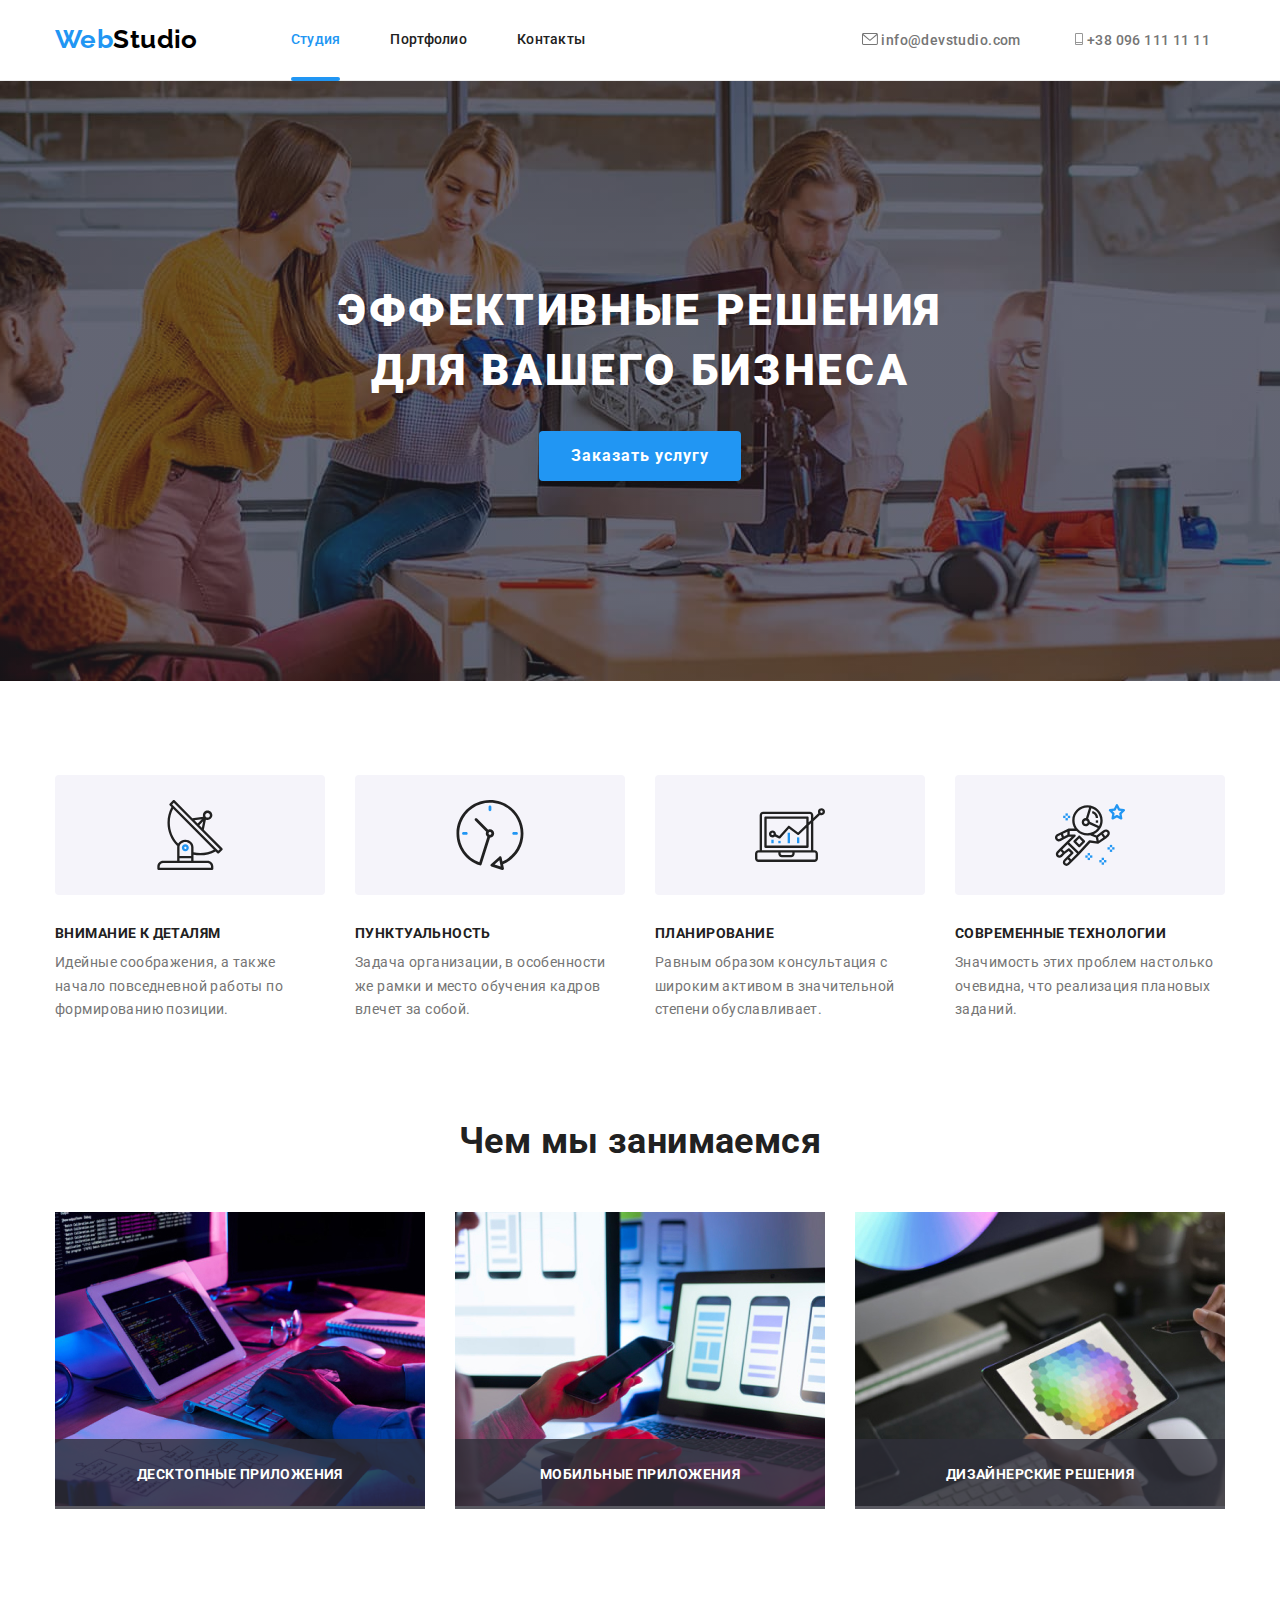
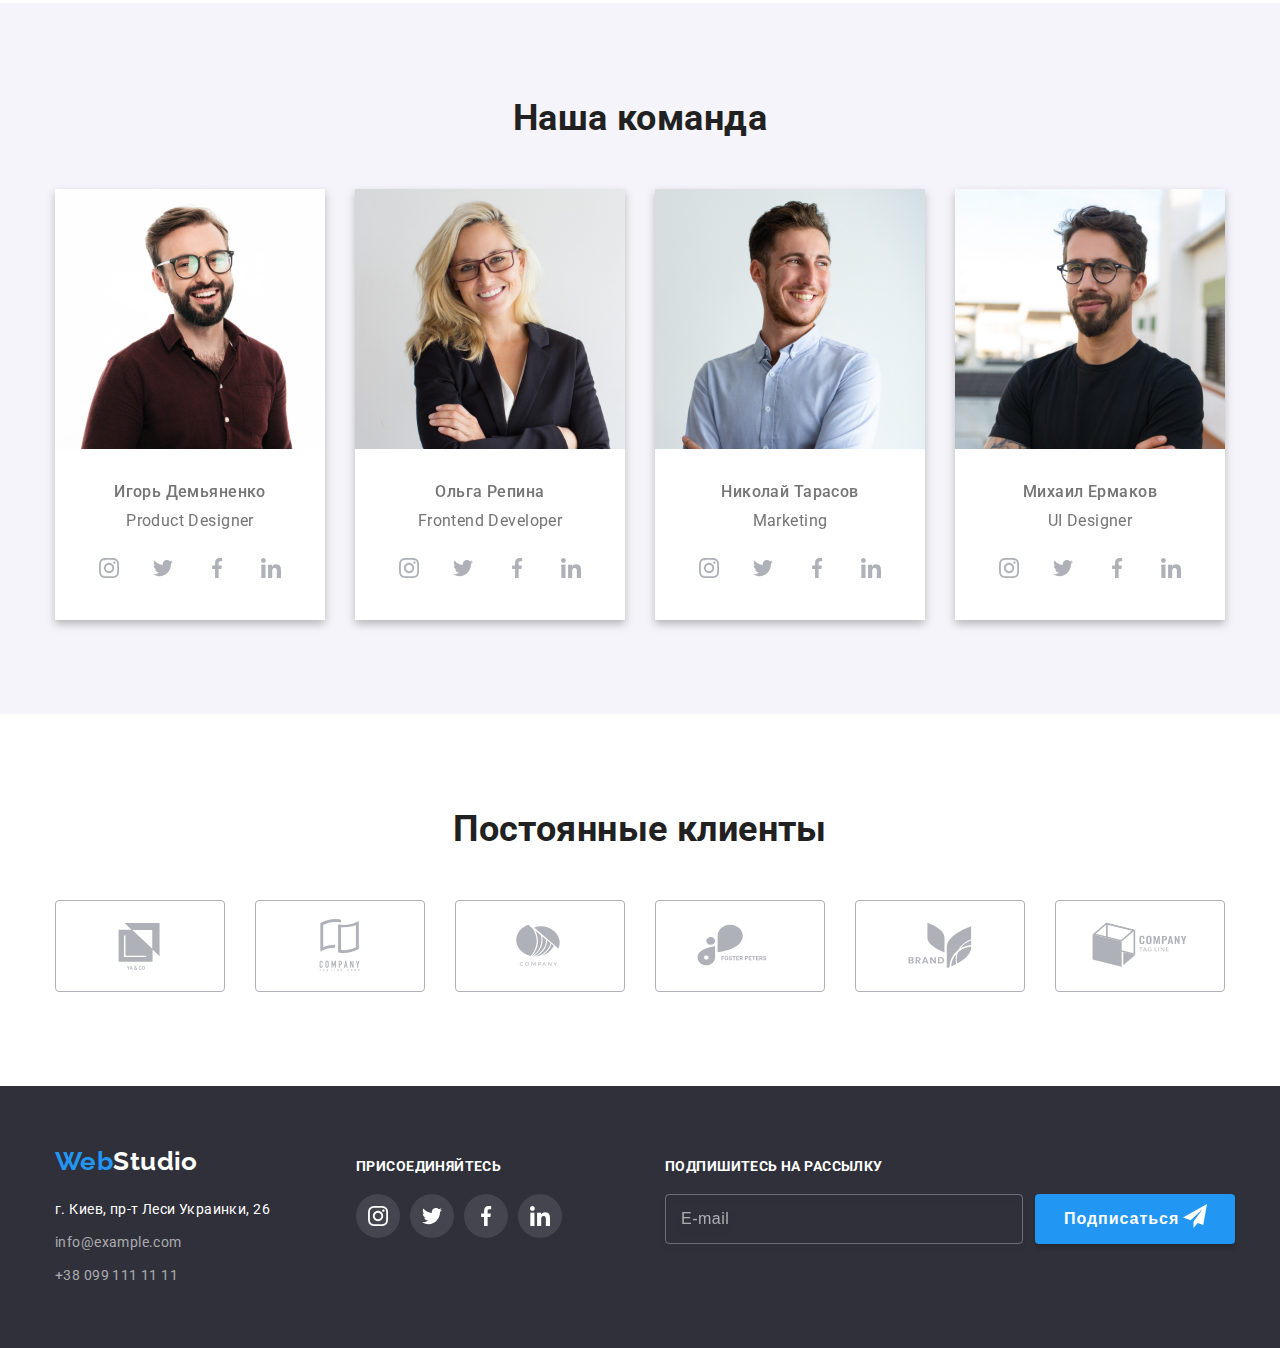
<file: index.html>
<!DOCTYPE html>
<html lang="ru">
<head>
    <meta charset="UTF-8">
    <meta http-equiv="X-UA-Compatible" content="IE=edge">
    <meta name="viewport" content="width=device-width, initial-scale=1.0">
    <link rel="preconnect" href="https://fonts.googleapis.com">
    <link rel="preconnect" href="https://fonts.gstatic.com" crossorigin>
    <link href="https://fonts.googleapis.com/css2?family=Montserrat:wght@400;700&family=Raleway:wght@700&family=Roboto:wght@400;500;700;900&display=swap" rel="stylesheet">
    <title>Студия</title>
    <link rel="stylesheet" href="https://cdnjs.cloudflare.com/ajax/libs/modern-normalize/1.1.0/modern-normalize.min.css" integrity="sha512-wpPYUAdjBVSE4KJnH1VR1HeZfpl1ub8YT/NKx4PuQ5NmX2tKuGu6U/JRp5y+Y8XG2tV+wKQpNHVUX03MfMFn9Q==" crossorigin="anonymous" referrerpolicy="no-referrer" />
    <link href="./CSS/main.min.css" rel="stylesheet" type="text/css">
    
</head>
<body>

    <header class="header"> 
        <div class="container">
            <nav class="header-nav"> 
                <a class="header-logo link" href="./index.html">
                    <span class="logo-span">Web</span>Studio  
                </a>

                <ul class="header-list list">
                    <li class="header-it current"><a href="./index.html" class="header-item curent link" >Студия</a> </li>
                    <li class="header-it"><a href="portfolio.html" class="header-item link">Портфолио</a> </li>
                    <li class="header-it"><a href="#contacts" class="header-item link">Контакты</a> </li>
                </ul>
            </nav>

                <ul class="header-link list"> 
                    <li>
                       
                        <a href="mailto:info@devstudio.com" class="link mail">  
                            <svg class="icon" width="16" height="12">
                            <use class="icon-hager" href="./img/symbol-defs.svg#icon-mail"></use>
                            </svg> info@devstudio.com
                        </a>
                    </li>

                    <li><a href="tel:+380961111111" class="link tel"> 
                        <svg class="icon" width="16" height="12">
                        <use class="icon-hager" href="./img/symbol-defs.svg#icon-tel"></use>
                        </svg>+38 096 111 11 11
                        </a>
                    </li>
                </ul>
        </div>
    </header>
    <main>
        <section class="hero">
                <div class="container">
                
                    <h1 class="hero-h1">Эффективные решения<br> для вашего бизнеса</h1>

                    <button data-modal-open type="button" class="hero-btn"> 
                        Заказать услугу
                    </button>
                    <div class="backdrop is-hidden" data-modal>
                        <div class="modal"> 
                           
                          <baton data-modal-close class="btn-close"> 
                                <a href="">
                                    <svg class="icon-close" width="18" height="18"> 
                                        <use href="./img/symbol-defs.svg#icon-close-black-18dp-2-1-1"></use>
                                    </svg>
                                </a>
                          </baton>  

                          <p class="modal-title">Оставьте свои данные, мы вам перезвоним</p>

                          <form>
                            <div class="form-item">
                                <label for="user-name" class="modal-text">Имя</label>
                                <div class="input-icon"><input type="text" name="user-name" class="modal-input" required id="user-name"/>
                                <svg class="modal-icon" width="18" height="18"><use href="./img/symbol-defs.svg#icon-person"></use></svg></div>
                            </div>
                            <div class="form-item">
                                
                                <label for="tel" class="modal-text">Телефон</label>
                                <div class="input-icon"><input type="tel" name="tel" class="modal-input" required id="tel"/>
                                <svg class="modal-icon" width="18" height="18"><use href="./img/symbol-defs.svg#icon-phone"></use></svg></div>
                            </div>
                            <div class="form-item">
                                <label for="mail" class="modal-text">Почта</label>
                                <div class="input-icon"><input type="email" name="mail" class="modal-input" required id="mail"/>
                                <svg class="modal-icon" width="18" height="18"><use href="./img/symbol-defs.svg#icon-email"></use></svg></div>
                            </div>
                            <div class="form-coment">
                                <label for="coment" class="modal-text">Комментарий</label>
                                <textarea name="coment" placeholder="Введите текст" id="coment" class="modal-coment"></textarea>
                            </div>
                            
                            <div class="galka-form">
                                <input type="checkbox" id="galka" name="galka" value="true" class="check visually-hidden"/>
                                <label for="galka" class="galka-text">Соглашаюсь с рассылкой и принимаю <a href="" class="link-dogovor"> Условия договора</a></label>
                               
                            </div>

                            <button type="submit" class="submit">Отправить</button>
                        </form>
                        </div>
                    </div>
                </div>
        </section>

    
        <section class="benefits-section"> 
            <div class="container">   
                <h2 class="visually-hidden">Наши преимущества</h2>
                <ul class="benefiits-list list">
                    <li class="benefits-item"> 
                        <div class="icon-grey">
                            <svg class="benefits-icon">
                            <use href="./img/symbol-defs.svg#icon-antenna" width="70" height="70"></use>
                            </svg>
                        </div>
                        <h3 class="benefits-title">Внимание к деталям</h3> 
                        <p class="benefits-text">Идейные соображения, а также начало повседневной работы по формированию позиции.</p>
                    </li>
                    <li class="benefits-item">
                        <div class="icon-grey">
                            <svg class="benefits-icon">
                            <use href="./img/symbol-defs.svg#icon-clock" width="70" height="70"></use>
                            </svg>
                        </div>
                        <h3 class="benefits-title">Пунктуальность</h3> 
                        <p class="benefits-text">Задача организации, в особенности же рамки и место обучения кадров влечет за собой.</p>
                    </li>
                    <li class="benefits-item"> 
                        <div class="icon-grey">
                            <svg class="benefits-icon">
                            <use href="./img/symbol-defs.svg#icon-diagram" width="70" height="70"></use>
                            </svg>
                        </div>
                        <h3 class="benefits-title">Планирование</h3>
                        <p class="benefits-text">Равным образом консультация с широким активом в значительной степени обуславливает.</p>
                    </li>
                    <li class="benefits-item">
                        <div class="icon-grey">
                            <svg class="benefits-icon">
                            <use href="./img/symbol-defs.svg#icon-astronaut-cosmo" width="70" height="70"></use>
                            </svg>
                        </div>
                        <h3 class="benefits-title">Современные технологии</h3> 
                        <p class="benefits-text">Значимость этих проблем настолько очевидна, что реализация плановых заданий.</p>
                    </li>
                </ul>
            </div>
        </section>
        <section class="pictures-section">
            <div class="container">
                <h2 class="pictures-title title-down">Чем мы занимаемся</h2>
                <ul class="pictures-list list">
                    <li class="benefits-img-fon">
                        <img src="./img/верстка.jpg" class="pictures" alt="делает верстку на компьютере" width="370" /> 
                        <p class="benefits-img-text">Десктопные приложения</p>
                    </li>
                    <li class="benefits-img-fon">
                        <img src="./img/дизайн.jpg" class="pictures" alt="создает дизайн макета" width="370" />
                        <p class="benefits-img-text">Мобильные приложения</p>
                    </li>
                    <li class="benefits-img-fon">
                        <img src="./img/цвета.jpg" class="pictures" alt="выбирает цвета на палитре планшета" width="370" />
                        <p class="benefits-img-text">Дизайнерские решения</p>
                    </li>
                </ul>
            </div>
         </section>
        <section class="team-section">
            <div class="container">
                <h2 class="team-title-list title-down">Наша команда</h2>
                <ul class="team-list list">
                    <li class="team-item"><img src="./img/ИгорьДемьяненко.jpg" class="pictures-team" alt="Игорь Демьяненко проджект менеджер" width="270" />
                        <h3 class="team-title">Игорь Демьяненко</h3>
                        <p class="team-text">Product Designer</p>
                        <ul class="team-soc-list list">
                            <li class="team-icon-item">
                                <a href="" class="team-icon-link link"> 
                                    <svg class="icon-soc" width="20" height="20"> 
                                        <use href="./img/symbol-defs.svg#icon-instagram"></use>
                                    </svg>
                                </a>
                            </li>
                            <li class="team-icon-item">
                                <a href="" class="team-icon-link">
                                    <svg class="icon-soc" width="20" height="20"> 
                                     <use href="./img/symbol-defs.svg#icon-twitter"></use>
                                    </svg>
                                </a>
                            </li>
                            <li class="team-icon-item">
                                <a href="" class="team-icon-link">
                                    <svg class="icon-soc" width="20" height="20"> 
                                        <use href="./img/symbol-defs.svg#icon-facebook"></use>
                                    </svg>
                                </a>
                            </li>
                            <li class="team-icon-item">
                                <a href="" class="team-icon-link">
                                    <svg class="icon-soc" width="20" height="20"> 
                                        <use href="./img/symbol-defs.svg#icon-linkedin"></use>
                                    </svg>
                                </a>
                            </li>
                        </ul>
                    </li>
                    <li class="team-item"><img src="./img/ОльгаРепина.jpg"  class="pictures-team" alt="Ольга Репина Фронтєнд девелопер" width="270" />
                        <h3 class="team-title">Ольга Репина</h3>
                        <p class="team-text">Frontend Developer</p>
                        <ul class="team-soc-list list">
                            <li class="team-icon-item">
                                <a href="" class="team-icon-link link"> 
                                    <svg class="icon-soc" width="20" height="20"> 
                                        <use href="./img/symbol-defs.svg#icon-instagram"></use>
                                    </svg>
                                </a>
                            </li>
                            <li class="team-icon-item">
                                <a href="" class="team-icon-link">
                                    <svg class="icon-soc" width="20" height="20"> 
                                     <use href="./img/symbol-defs.svg#icon-twitter"></use>
                                    </svg>
                                </a>
                            </li>
                            <li class="team-icon-item">
                                <a href="" class="team-icon-link">
                                    <svg class="icon-soc" width="20" height="20"> 
                                        <use href="./img/symbol-defs.svg#icon-facebook"></use>
                                    </svg>
                                </a>
                            </li>
                            <li class="team-icon-item">
                                <a href="" class="team-icon-link">
                                    <svg class="icon-soc" width="20" height="20"> 
                                        <use href="./img/symbol-defs.svg#icon-linkedin"></use>
                                    </svg>
                                </a>
                            </li>
                        </ul>
                    </li>
                    <li class="team-item"><img src="./img/НиколайТарасов.jpg" class="pictures-team" alt="Николай Тарасов маркетолог" width="270" />
                        <h3 class="team-title">Николай Тарасов</h3>
                        <p class="team-text">Marketing</p>
                        <ul class="team-soc-list list">
                            <li class="team-icon-item">
                                <a href="" class="team-icon-link link"> 
                                    <svg class="icon-soc" width="20" height="20"> 
                                        <use href="./img/symbol-defs.svg#icon-instagram"></use>
                                    </svg>
                                </a>
                            </li>
                            <li class="team-icon-item">
                                <a href="" class="team-icon-link">
                                    <svg class="icon-soc" width="20" height="20"> 
                                     <use href="./img/symbol-defs.svg#icon-twitter"></use>
                                    </svg>
                                </a>
                            </li>
                            <li class="team-icon-item">
                                <a href="" class="team-icon-link">
                                    <svg class="icon-soc" width="20" height="20"> 
                                        <use href="./img/symbol-defs.svg#icon-facebook"></use>
                                    </svg>
                                </a>
                            </li>
                            <li class="team-icon-item">
                                <a href="" class="team-icon-link">
                                    <svg class="icon-soc" width="20" height="20"> 
                                        <use href="./img/symbol-defs.svg#icon-linkedin"></use>
                                    </svg>
                                </a>
                            </li>
                        </ul>
                    </li>
                    <li class="team-item"><img src="./img/Михаил.jpg" class="pictures-team" alt="Михаил Ермаков дизайнер" width="270" />
                        <h3 class="team-title">Михаил Ермаков</h3>
                        <p class="team-text">UI Designer</p>
                        <ul class="team-soc-list list">
                            <li class="team-icon-item">
                                <a href="" class="team-icon-link link"> 
                                    <svg class="icon-soc" width="20" height="20"> 
                                        <use href="./img/symbol-defs.svg#icon-instagram"></use>
                                    </svg>
                                </a>
                            </li>
                            <li class="team-icon-item">
                                <a href="" class="team-icon-link">
                                    <svg class="icon-soc" width="20" height="20"> 
                                     <use href="./img/symbol-defs.svg#icon-twitter"></use>
                                    </svg>
                                </a>
                            </li>
                            <li class="team-icon-item">
                                <a href="" class="team-icon-link">
                                    <svg class="icon-soc" width="20" height="20"> 
                                        <use href="./img/symbol-defs.svg#icon-facebook"></use>
                                    </svg>
                                </a>
                            </li>
                            <li class="team-icon-item">
                                <a href="" class="team-icon-link">
                                    <svg class="icon-soc" width="20" height="20"> 
                                        <use href="./img/symbol-defs.svg#icon-linkedin"></use>
                                    </svg>
                                </a>
                            </li>
                        </ul>
                    </li>
                </ul>
            </div>
        </section>

        <section class="clients">
            <h2 class="clients-title title-down">Постоянные клиенты</h2>
            <ul class="clients-icon-list list">
                <li class="clients-icon-item">
                    <a href="" class="clients-icon-link link">
                        <svg class="icon-clients" width="160" height="60"> 
                            <use href="./img/symbol-defs.svg#icon-Logologo1"></use>
                        </svg>
                    </a>
                </li>
                <li class="clients-icon-item">
                    <a href="" class="clients-icon-link link">
                        <svg class="icon-clients" width="160" height="60"> 
                            <use href="./img/symbol-defs.svg#icon-Logologo2"></use>
                        </svg>
                    </a>
                </li>
                <li class="clients-icon-item">
                    <a href="" class="clients-icon-link link">
                        <svg class="icon-clients" width="160" height="60"> 
                            <use href="./img/symbol-defs.svg#icon-Logologo3"></use>
                        </svg>
                    </a>
                </li>
                <li class="clients-icon-item">
                    <a href="" class="clients-icon-link">
                        <svg class="icon-clients link" width="160" height="60"> 
                            <use href="./img/symbol-defs.svg#icon-Logologo4"></use>
                        </svg>
                    </a>
                </li>
                <li class="clients-icon-item">
                    <a href="" class="clients-icon-link link">
                        <svg class="icon-clients" width="160" height="60"> 
                            <use href="./img/symbol-defs.svg#icon-Logologo5"></use>
                        </svg>
                    </a>
                </li>
                <li class="clients-icon-item">
                    <a href="" class="clients-icon-link link">
                        <svg class="icon-clients" width="160" height="60"> 
                            <use href="./img/symbol-defs.svg#icon-Logologo6"></use>
                        </svg>
                    </a>
                </li>
            </ul>
        </section>

    </main>
    
    <footer class="footer">
        <div class="container">
            <div class="f-contact">
                <a href="/" class="footer-logo link"><span class="logo-span">Web</span>Studio </a>
                <address id="contacts">
                    <ul class="footer-list list">
                        <li class="footer-item"><p class="footer-address">г. Киев, пр-т Леси Украинки, 26</p></li>
                        <li class="footer-item"><a href="mailtoo:info@example.com" class="footer-mail link">info@example.com</a></li>
                        <li><a href="tel:+380991111111" class="fotter-tel link">+38 099 111 11 11</a></li>
                    </ul>
                </address>
            </div>
            <div class="f-icon">
                <h2 class="footer-title">присоединяйтесь</h2>
                <ul class="footer-soc-list list">
                    <li class="footer-icon-item">
                        <a href="" class="footer-icon-link link"> 
                            <svg class="footer-icon-soc" width="20" height="20"> 
                                <use href="./img/symbol-defs.svg#icon-instagram"></use>
                            </svg>
                        </a>
                    </li>
                    <li class="footer-icon-item">
                        <a href="" class="footer-icon-link">
                            <svg class="footer-icon-soc" width="20" height="20"> 
                             <use href="./img/symbol-defs.svg#icon-twitter"></use>
                            </svg>
                        </a>
                    </li>
                    <li class="footer-icon-item">
                        <a href="" class="footer-icon-link">
                            <svg class="footer-icon-soc" width="20" height="20"> 
                                <use href="./img/symbol-defs.svg#icon-facebook"></use>
                            </svg>
                        </a>
                    </li>
                    <li class="footer-icon-item">
                        <a href="" class="footer-icon-link">
                            <svg class="footer-icon-soc" width="20" height="20"> 
                                <use href="./img/symbol-defs.svg#icon-linkedin"></use>
                            </svg>
                        </a>
                    </li>
                </ul>
            
           
            </div>
            <div class="footer-check">
                <h2 class="footer-title">Подпишитесь на рассылку</h2>
                <form>
                    <div class="footer-position">
                        <input type="email" name="mail" placeholder="E-mail" class="footer-input"> 
                        
                        <button type="submit" class="footer-btn">Подписаться<svg class="footer-icon-btn" width="24" height="24"><use href="./img/symbol-defs.svg#icon-icon-send"></use></svg></button>
                    
                    </div>
                </form> 
            </div>

    </footer>
        
   


    <script src="./js/modal.js"></script>
</body>
</html>
</file>
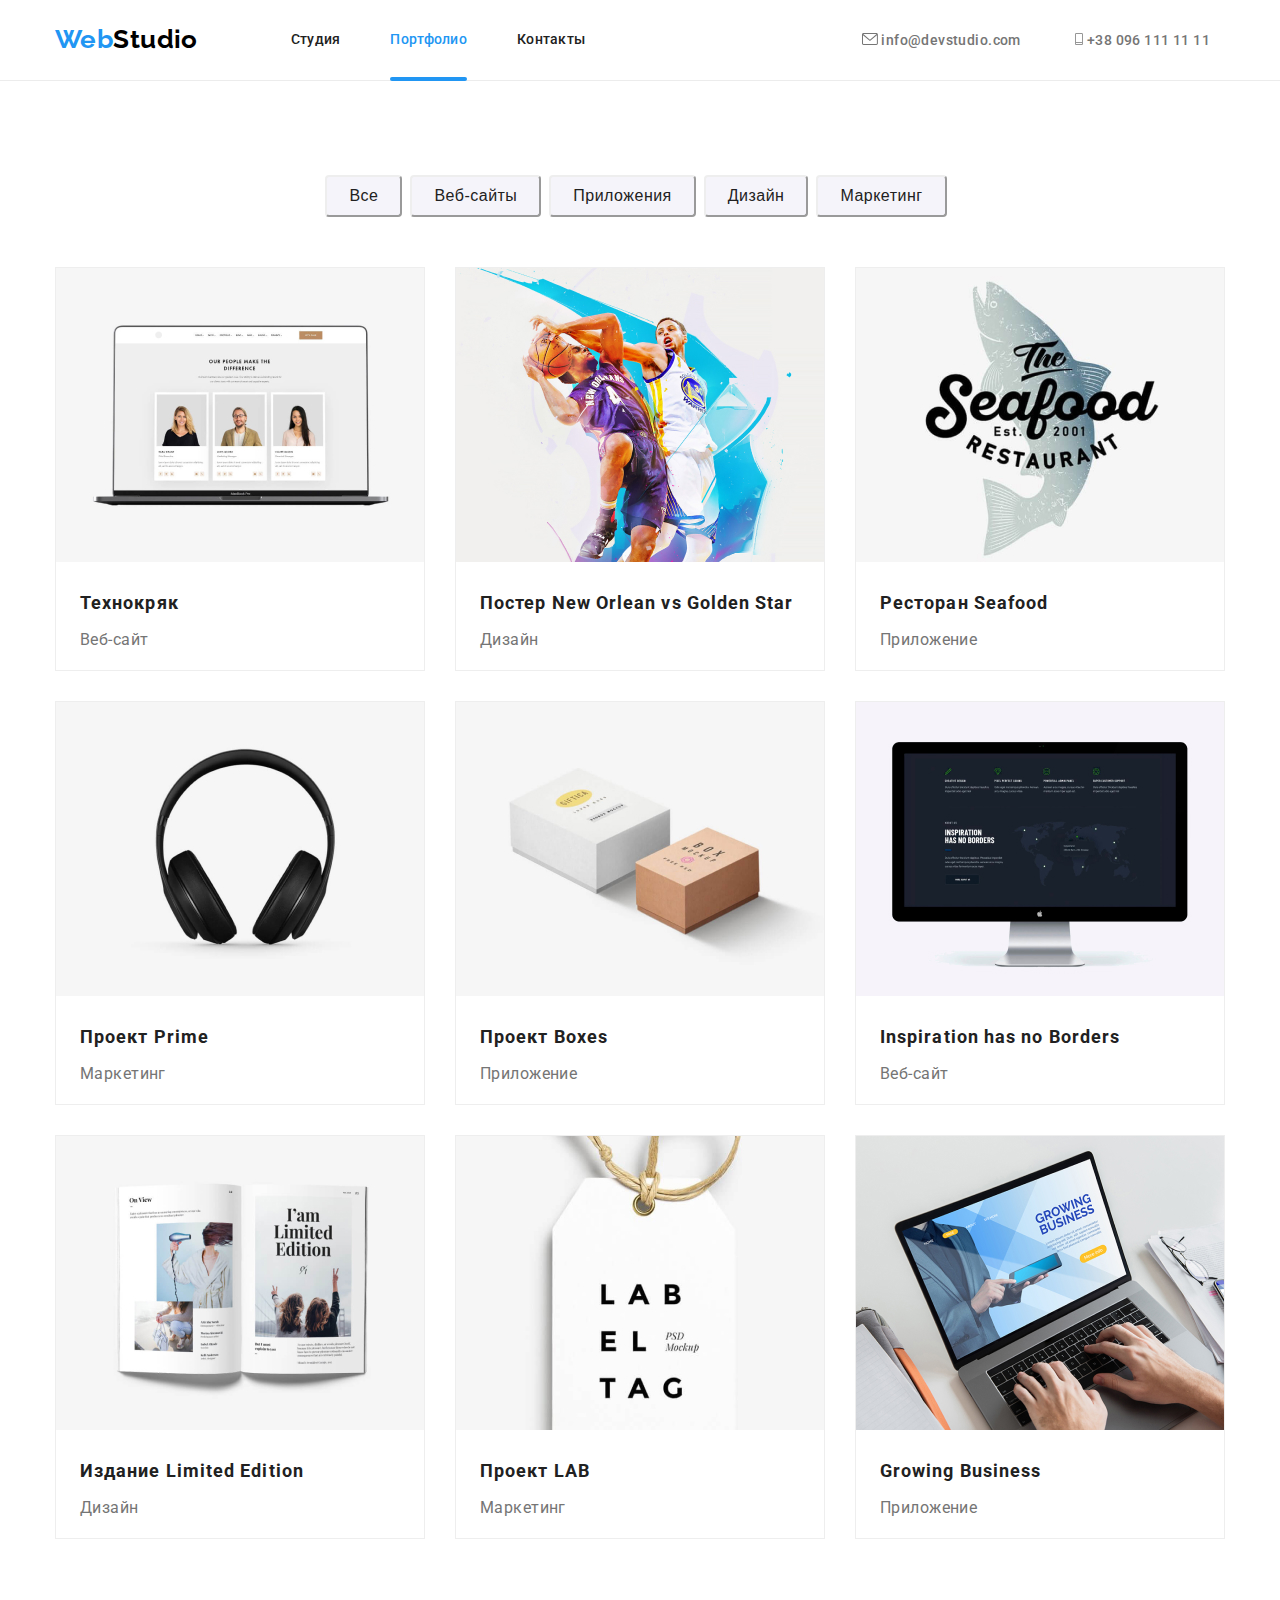
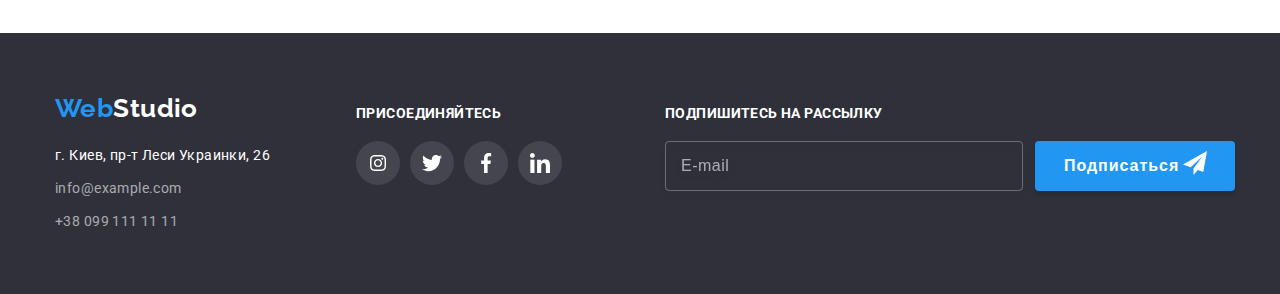
<file: portfolio.html>
<!DOCTYPE html>
<html lang="ru">
<head>
    <meta charset="UTF-8">
    <meta http-equiv="X-UA-Compatible" content="IE=edge">
    <meta name="viewport" content="width=device-width, initial-scale=1.0">
    <link rel="preconnect" href="https://fonts.googleapis.com">
    <link rel="preconnect" href="https://fonts.gstatic.com" crossorigin>
    <link href="https://fonts.googleapis.com/css2?family=Montserrat:wght@400;700&family=Raleway:wght@700&family=Roboto:wght@400;500;700;900&display=swap" rel="stylesheet">
    <title>Студия</title>
    <link rel="stylesheet" href="https://cdnjs.cloudflare.com/ajax/libs/modern-normalize/1.1.0/modern-normalize.min.css" integrity="sha512-wpPYUAdjBVSE4KJnH1VR1HeZfpl1ub8YT/NKx4PuQ5NmX2tKuGu6U/JRp5y+Y8XG2tV+wKQpNHVUX03MfMFn9Q==" crossorigin="anonymous" referrerpolicy="no-referrer" />
    <link href="./CSS/main.min.css" rel="stylesheet" type="text/css">
</head>
<body>

    <header class="header"> 
        <div class="container">
            <nav class="header-nav"> 
                <a class="header-logo link" href="./index.html">
                    <span class="logo-span">Web</span>Studio
                </a>

                <ul class="header-list list">
                    <li class="header-it "><a href="./index.html" class="header-item link" >Студия</a> </li>
                    <li class="header-it current"><a href="./portfolio.html" class="header-item curent link">Портфолио</a> </li>
                    <li class="header-it"><a href="#contacts" class="header-item link">Контакты</a> </li>
                </ul>
            </nav>

            <ul class="header-link list"> 
                <li>
                   
                    <a href="mailto:info@devstudio.com" class="link mail">  
                        <svg class="icon" width="16" height="12">
                        <use class="icon-hager" href="./img/symbol-defs.svg#icon-mail"></use>
                        </svg> info@devstudio.com
                    </a>
                </li>

                <li><a href="tel:+380961111111" class="link tel"> 
                    <svg class="icon" width="16" height="12">
                    <use class="icon-hager" href="./img/symbol-defs.svg#icon-tel"></use>
                    </svg>+38 096 111 11 11
                    </a>
                </li>
            </ul>
        </div>
       
    </header>

    <main>
        

        <section class="work">
            <div class="container">
                <ul class="filtr-list list">
                    <li сlass="filtr-item"><button type="button" class="filtr-btn"> Все </button></li>
                    <li сlass="filtr-item "><button type="button" class="filtr-btn"> Веб-сайты </button></li>
                    <li сlass="filtr-item"><button type="button" class="filtr-btn"> Приложения </button></li>
                    <li сlass="filtr-item"><button type="button" class="filtr-btn"> Дизайн </button></li>
                    <li сlass="filtr-item"><button type="button" class="filtr-btn"> Маркетинг </button></li>
                </ul>
            </div>

        
            <h1 class="visually-hidden" >Примеры работ</h1>

            <div class="container">
                
                <ul class="work-list list">
                    <li class="work-item"> 
                        <a href=" " class="work-link link">
                        <div class="work-down">
                            <img src="./img/портфолио/технокряк.jpg" alt="веб-сайт на компьютере" width="370" height="294" />
                             <p class="work-two-text"> Ресурс предлагает комплексные предложения с разным уровнем функционала и сервисов. Все это позволит посетителю получить исчерпывающие сведения о компании или частном лице.</p>
                        </div>
                        <div class="work-paragraf">
                            <h2 class="work-title">Технокряк</h2>
                            <p class="work-text">Веб-сайт</p>
                        </div> 
                        </a>
                    </li>

                    <li class="work-item">
                        <a href=" " class="work-link link">
                        <div class="work-down">
                            <img src="./img/портфолио/постер.jpg" alt="постер с изображением баскетболистов" width="370" height="294" />
                            <p class="work-two-text"> Ресурс предлагает комплексные предложения с разным уровнем функционала и сервисов. Все это позволит посетителю получить исчерпывающие сведения о компании или частном лице.</p>
                        </div>
                        <div class="work-paragraf">
                            <h2 class="work-title">Постер New Orlean vs Golden Star</h2>
                            <p class="work-text">Дизайн</p> 
                        </div>
                        </a>
                    </li>

                    <li class="work-item">
                        <a href=" " class="work-link link">
                        <div class="work-down">
                        <img src="./img/портфолио/seafood.jpg" alt="логотип ресторана" width="370" height="294" />
                        <p class="work-two-text"> Ресурс предлагает комплексные предложения с разным уровнем функционала и сервисов. Все это позволит посетителю получить исчерпывающие сведения о компании или частном лице.</p>
                        </div>
                        <div class="work-paragraf"> 
                            <h2 class="work-title">Ресторан Seafood</h2>
                            <p class="work-text">Приложение</p>
                        </div> 
                         </a>
                    </li>
                    
                    <li class="work-item">
                        <a href=" " class="work-link link">
                        <div class="work-down">
                            <img src="./img/портфолио/prime.jpg" alt="" width="370" height="294" />
                            <p class="work-two-text"> Ресурс предлагает комплексные предложения с разным уровнем функционала и сервисов. Все это позволит посетителю получить исчерпывающие сведения о компании или частном лице.</p>
                       </div>
                        <div class="work-paragraf"> 
                            <h2 class="work-title">Проект Prime</h2>
                            <p class="work-text">Маркетинг</p>
                        </div>
                        </a>
                    </li>
                    
                    <li class="work-item">
                        <a href=" " class="work-link link">
                        <div class="work-down">
                            <img src="./img/портфолио/box.jpg" alt="две коробки с натписью" width="370" height="294" />
                            <p class="work-two-text"> Ресурс предлагает комплексные предложения с разным уровнем функционала и сервисов. Все это позволит посетителю получить исчерпывающие сведения о компании или частном лице.</p>
                       </div>
                        <div class="work-paragraf">
                            <h2 class="work-title">Проект Boxes</h2>
                            <p class="work-text">Приложение</p>
                        </div>
                        </a>
                    </li>
                    
                    <li class="work-item">
                        <a href=" " class="work-link link">
                        <div class="work-down">
                            <img src="./img/портфолио/borders.jpg" alt="компьютер" width="370" height="294" />
                            <p class="work-two-text"> Ресурс предлагает комплексные предложения с разным уровнем функционала и сервисов. Все это позволит посетителю получить исчерпывающие сведения о компании или частном лице.</p>
                        </div>
                        <div class="work-paragraf"> 
                            <h2 class="work-title">Inspiration has no Borders</h2>
                            <p class="work-text">Веб-сайт</p>
                        </div>
                        </a>
                    </li>
                    
                    <li class="work-item">
                        <a href=" " class="work-link link">
                        <div class="work-down">
                        <img src="./img/портфолио/limited-ediction.jpg" alt="журнал Limited Edition" width="370" height="294" />
                        <p class="work-two-text"> Ресурс предлагает комплексные предложения с разным уровнем функционала и сервисов. Все это позволит посетителю получить исчерпывающие сведения о компании или частном лице.</p>
                        </div>
                        <div class="work-paragraf">
                            <h2 class="work-title">Издание Limited Edition</h2>
                            <p class="work-text">Дизайн</p>
                        </div>
                        </a>
                    </li>
                    
                    <li class="work-item">
                        <a href=" " class="work-link link">
                        <div class="work-down">
                            <img src="./img/портфолио/lab.jpg" alt="ярлык с логотипом" width="370" height="294" />
                            <p class="work-two-text"> Ресурс предлагает комплексные предложения с разным уровнем функционала и сервисов. Все это позволит посетителю получить исчерпывающие сведения о компании или частном лице.</p>
                        </div>
                        <div class="work-paragraf">
                            <h2 class="work-title">Проект LAB</h2>
                            <p class="work-text">Маркетинг</p>
                        </div>
                        </a>
                    </li>
                    
                    <li class="work-item">
                        <a href=" " class="work-link link">
                        <div class="work-down">
                            <img src="./img/портфолио/groving.jpg" alt="открытый ноутбук" width="370" height="294" />
                            <p class="work-two-text"> Ресурс предлагает комплексные предложения с разным уровнем функционала и сервисов. Все это позволит посетителю получить исчерпывающие сведения о компании или частном лице.</p>
                        </div>
                        <div class="work-paragraf">
                            <h2 class="work-title">Growing Business</h2>
                            <p class="work-text">Приложение</p>
                        </div>
                        </a>
                    </li>
                </ul>
            </div>
       </section>
    </main>

    <footer class="footer">
        <div class="container">
            <div class="f-contact">
                <a href="/" class="footer-logo link"><span class="logo-span">Web</span>Studio </a>
                <address id="contacts">
                    <ul class="footer-list list">
                        <li class="footer-item"><p class="footer-address">г. Киев, пр-т Леси Украинки, 26</p></li>
                        <li class="footer-item"><a href="mailtoo:info@example.com" class="footer-mail link">info@example.com</a></li>
                        <li><a href="tel:+380991111111" class="fotter-tel link">+38 099 111 11 11</a></li>
                    </ul>
                </address>
            </div>
            <div class="f-icon">
                <h2 class="footer-title">присоединяйтесь</h2>
                <ul class="footer-soc-list list">
                    <li class="footer-icon-item">
                        <a href="" class="footer-icon-link link"> 
                            <svg class="footer-icon-soc" width="20" height="16"> 
                                <use href="./img/symbol-defs.svg#icon-instagram"></use>
                            </svg>
                        </a>
                    </li>
                    <li class="footer-icon-item">
                        <a href="" class="footer-icon-link">
                            <svg class="footer-icon-soc" width="20" height="20"> 
                             <use href="./img/symbol-defs.svg#icon-twitter"></use>
                            </svg>
                        </a>
                    </li>
                    <li class="footer-icon-item">
                        <a href="" class="footer-icon-link">
                            <svg class="footer-icon-soc" width="20" height="20"> 
                                <use href="./img/symbol-defs.svg#icon-facebook"></use>
                            </svg>
                        </a>
                    </li>
                    <li class="footer-icon-item">
                        <a href="" class="footer-icon-link">
                            <svg class="footer-icon-soc" width="20" height="20"> 
                                <use href="./img/symbol-defs.svg#icon-linkedin"></use>
                            </svg>
                        </a>
                    </li>
                </ul>
            </div>
            <div class="footer-check">
                <h2 class="footer-title">Подпишитесь на рассылку</h2>
                <form>
                    <div class="footer-position">
                        <input type="email" name="mail" placeholder="E-mail" class="footer-input"> 
                        
                        <button type="submit" class="footer-btn">Подписаться<svg class="footer-icon-btn" width="24" height="24"><use href="./img/symbol-defs.svg#icon-icon-send"></use></svg></button>
                    
                    </div>
                </form> 
            </div>
        </div>

    </footer>
        
       

</body>
</html>
</file>
<file: CSS/main.min.css>
*{margin:0px;padding:0px;-webkit-box-sizing:border-box;box-sizing:border-box}.container{width:1200px;margin:0 auto;padding-left:15px;padding-right:15px}body{font-family:"Roboto",sans-serif;background-color:#fff;font-size:14px;letter-spacing:.03em}.link{text-decoration:none}.list{list-style:none}.current a{color:#2196f3}.visually-hidden{position:absolute;white-space:nowrap;width:1px;height:1px;overflow:hidden;border:0;padding:0;clip:rect(0 0 0 0);-webkit-clip-path:inset(50%);clip-path:inset(50%);margin:-1px}.header{background-color:#fff;border-bottom:1px solid #ececec}.header .container{display:-webkit-box;display:-ms-flexbox;display:flex}.header-nav{display:-webkit-box;display:-ms-flexbox;display:flex;-webkit-box-align:center;-ms-flex-align:center;align-items:center;padding-top:24px;padding-bottom:25px}.header-logo{font-family:"Raleway",sans-serif;font-weight:700;font-size:26px;line-height:1.19;color:#000}.logo-span{color:#2196f3}.header-list{display:-webkit-box;display:-ms-flexbox;display:flex;margin-left:93px}.header-it:not(:last-child){margin-right:50px}.header-item{font-weight:500;line-height:1.14;letter-spacing:.02em;color:#212121;-webkit-transition:color 250ms ease;transition:color 250ms ease;position:relative}.header-item.curent::after{content:"";position:absolute;width:100%;height:4px;background-color:#2196f3;border-radius:2px;left:0;bottom:-34px}.header-link{margin-left:auto;display:-webkit-box;display:-ms-flexbox;display:flex;padding-top:32px;margin-right:15px}.mail{margin-right:50px}.tel,.mail{font-weight:500;color:#757575;-webkit-transition:color 250ms ease;transition:color 250ms ease}.icon-hager{fill:currentColor}.header-item:hover,.mail:hover,.header-item:focus,.mail:focus,.tel:hover,.tel:focus{color:#2196f3;fill:#2196f3}.hero{background-color:#2f303a;background-image:-webkit-gradient(linear, left top, right top, from(rgba(47, 48, 58, 0.4)), to(rgba(47, 48, 58, 0.4))),url(../img/hero.jpg);background-image:linear-gradient(to right, rgba(47, 48, 58, 0.4), rgba(47, 48, 58, 0.4)),url(../img/hero.jpg);max-width:1600 px;height:600 px;background-size:cover;background-position:center;margin-left:auto;margin-right:auto}.hero .container{padding-top:200px;padding-bottom:200px}.hero-h1{font-family:"Roboto";font-weight:900;font-size:44px;line-height:1.36;text-align:center;letter-spacing:.06em;text-transform:uppercase;color:#fff;margin-bottom:30px}.hero-btn{font-family:Roboto;font-weight:700;font-size:16px;line-height:1.875;cursor:pointer;display:block;-webkit-box-align:center;-ms-flex-align:center;align-items:center;text-align:center;letter-spacing:.06em;background-color:#2196f3;color:#fff;margin-top:30px;margin:0px auto;padding:10px 32px;display:-webkit-box;display:-ms-flexbox;display:flex;-webkit-box-shadow:0px 4px 4px rgba(0,0,0,.15);box-shadow:0px 4px 4px rgba(0,0,0,.15);border-radius:4px;border:none}.hero-btn:hover,.hero-btn:focus{color:#8b8a8a;background-color:#2196f3}.backdrop{width:100%;height:100%;position:fixed;background-color:rgba(0,0,0,.2);top:0;left:0;-webkit-transition:opacity 300ms,visibility 300ms;transition:opacity 300ms,visibility 300ms}.modal{width:528px;min-height:581px;background-color:#fff;-webkit-box-shadow:0px 1px 3px rgba(0,0,0,.12),0px 1px 1px rgba(0,0,0,.14),0px 2px 1px rgba(0,0,0,.2);box-shadow:0px 1px 3px rgba(0,0,0,.12),0px 1px 1px rgba(0,0,0,.14),0px 2px 1px rgba(0,0,0,.2);border-radius:4px;position:absolute;top:50%;left:50%;-webkit-transform:translate(-50%, -50%) scale(1) rotate(0deg);transform:translate(-50%, -50%) scale(1) rotate(0deg);-webkit-transition:-webkit-transform 300ms;transition:-webkit-transform 300ms;transition:transform 300ms;transition:transform 300ms, -webkit-transform 300ms;padding:40px}.modal-title{font-style:normal;font-weight:700;font-size:20px;line-height:23px;letter-spacing:.03em;color:#212121;margin-bottom:12px}.modal-input{width:100%;height:40px;border:1px solid rgba(33,33,33,.2);border-radius:4px;outline:none;padding:12px 42px;margin-top:4px}.form-item{margin-bottom:10px}.form-coment{margin-bottom:20px}.modal-coment{width:100%;border:1px solid rgba(33,33,33,.2);border-radius:4px;margin-top:4px;padding:12px 16px;height:120px;resize:none;outline:none}.modal-input:focus,.modal-coment:focus{border:1px solid #2196f3}.modal-input:focus+.modal-icon{fill:#2196f3}.galka-form{margin-top:25px;margin-bottom:30px}.galka-text{font-weight:400;font-size:14px;line-height:24px;letter-spacing:.03em;color:#757575;display:-webkit-box;display:-ms-flexbox;display:flex;-webkit-box-align:center;-ms-flex-align:center;align-items:center}.galka-text::before{content:"";width:16px;height:15px;border:2px solid #212121;border-radius:3px;margin-right:8px;margin-left:12px}.check:checked+.galka-text::before{background-color:#2196f3;border:none;background-image:url(../img/Vector.svg);background-repeat:no-repeat;background-position:center}.check:focus+.galka-text::before{border-color:#2196f3}.link-dogovor{color:#2196f3;margin-left:4px}.modal-input::-webkit-input-placeholder{color:rgba(117,117,117,.5);font-weight:400;font-size:12px;line-height:14px;letter-spacing:.01em}.modal-input::-moz-placeholder{color:rgba(117,117,117,.5);font-weight:400;font-size:12px;line-height:14px;letter-spacing:.01em}.modal-input:-ms-input-placeholder{color:rgba(117,117,117,.5);font-weight:400;font-size:12px;line-height:14px;letter-spacing:.01em}.modal-input::-ms-input-placeholder{color:rgba(117,117,117,.5);font-weight:400;font-size:12px;line-height:14px;letter-spacing:.01em}.modal-input::placeholder{color:rgba(117,117,117,.5);font-weight:400;font-size:12px;line-height:14px;letter-spacing:.01em}.modal-text{font-weight:400;font-size:12px;line-height:14px;letter-spacing:.01em;color:#757575}.input-icon{position:relative}.modal-icon{position:absolute;left:13px;top:50%;-webkit-transform:translateY(-50%);transform:translateY(-50%);fill:#212121}.submit{width:200px;height:50px;background:#2196f3;-webkit-box-shadow:0px 4px 4px rgba(0,0,0,.15);box-shadow:0px 4px 4px rgba(0,0,0,.15);border-radius:4px;border:none;-webkit-box-align:center;-ms-flex-align:center;align-items:center;text-align:center;letter-spacing:.06em;color:#fff;position:absolute;margin-left:124px;margin-right:124px;margin-top:30px;-webkit-transform:translateY(-50%);transform:translateY(-50%);font-style:normal;font-weight:700;font-size:16px;line-height:30px;cursor:pointer}.btn-close{width:30px;height:30px;border-radius:50%;background-color:rgba(0,0,0,0);border:1px solid rgba(0,0,0,.1);position:absolute;top:8px;right:8px;-webkit-box-pack:center;-ms-flex-pack:center;justify-content:center;-webkit-box-align:center;-ms-flex-align:center;align-items:center;display:-webkit-box;display:-ms-flexbox;display:flex}.icon-close{fill:#000;-webkit-transition:fill 250ms ease;transition:fill 250ms ease;-webkit-box-pack:center;-ms-flex-pack:center;justify-content:center;-webkit-box-align:center;-ms-flex-align:center;align-items:center;display:-webkit-box;display:-ms-flexbox;display:flex}.icon-close:hover,.icon-close:focus{fill:#2196f3}.is-hidden{visibility:hidden;opacity:0;pointer-events:none}.backdrop.is-hidden .modal{-webkit-transform:translate(0) scale(0) rotate(90deg);transform:translate(0) scale(0) rotate(90deg)}.benefits-section{padding-top:94px;padding-bottom:47px}.benefiits-list{display:-webkit-box;display:-ms-flexbox;display:flex}.benefits-item:not(:last-child){margin-right:30px}.benefits-icon{width:70px;height:70px}.icon-grey{width:270px;height:120px;border-radius:4px;margin-bottom:30px;background-color:#f5f4fa;display:-webkit-box;display:-ms-flexbox;display:flex;-webkit-box-pack:center;-ms-flex-pack:center;justify-content:center;-webkit-box-align:center;-ms-flex-align:center;align-items:center}.benefits-item{width:270px;height:251px}.benefits-title{font-size:14px;line-height:16px;text-transform:uppercase;color:#212121;padding-bottom:10px}.benefits-text{line-height:1.71;color:#757575}.benefits-img-fon{position:relative;bottom:0}.benefits-img-text{position:absolute;font-weight:700;font-size:14px;line-height:16px;text-align:center;letter-spacing:.03em;text-transform:uppercase;background-color:rgba(47,48,58,.8);width:370px;height:70px;-webkit-transform:translateY(-100%);transform:translateY(-100%);color:#fff;-webkit-box-pack:center;-ms-flex-pack:center;justify-content:center;-webkit-box-align:center;-ms-flex-align:center;align-items:center;display:-webkit-box;display:-ms-flexbox;display:flex}.pictures-section{padding-top:47px;padding-bottom:94px}.pictures-title{margin-bottom:50px}.title-down{font-weight:700;font-size:36px;line-height:1.17;text-align:center;color:#212121}.pictures-list{display:-webkit-box;display:-ms-flexbox;display:flex}.pictures{margin-right:30px}.team-section{background-color:#f5f4fa;padding-top:94px;padding-bottom:94px}.team-title-list{margin-bottom:50px}.team-title{font-weight:500;font-size:16px;line-height:1.19;text-align:center;color:#757575;padding-top:30px;padding-bottom:10px}.team-list{display:-webkit-box;display:-ms-flexbox;display:flex}.team-text{font-size:16px;line-height:1.19;text-align:center;color:#757575;padding-bottom:16px}.team-item{background-color:#fff;-webkit-filter:drop-shadow(0px 4px 4px rgba(0, 0, 0, 0.25));filter:drop-shadow(0px 4px 4px rgba(0, 0, 0, 0.25))}.team-item:not(:last-child){margin-right:30px}.team-soc-list{display:-webkit-box;display:-ms-flexbox;display:flex;-webkit-box-pack:center;-ms-flex-pack:center;justify-content:center}.team-icon-item{width:44px;height:44px;margin-right:10px;margin-bottom:30px}.team-icon-item:last-child{margin-right:0}.team-icon-link{width:100%;height:100%;background-color:#fff;border-radius:50%;display:-webkit-box;display:-ms-flexbox;display:flex;-webkit-box-pack:center;-ms-flex-pack:center;justify-content:center;-webkit-box-align:center;-ms-flex-align:center;align-items:center;-webkit-transition:background-color 250ms ease;transition:background-color 250ms ease}.team-icon-link:hover,.team-icon-link:focus{background-color:#2196f3}.team-icon-link:hover .icon-soc,.team-icon-link:focus .icon-soc{fill:#fff}.icon-soc{fill:#afb1b8;-webkit-transition:fill 250ms ease;transition:fill 250ms ease}.clients{padding-top:94px;padding-bottom:94px}.clients-title{margin-bottom:50px}.clients-icon-list{display:-webkit-box;display:-ms-flexbox;display:flex;-webkit-box-pack:center;-ms-flex-pack:center;justify-content:center}.clients-icon-item{width:170px;height:92px;margin-right:30px}.clients-icon-item:last-child{margin-right:0}.clients-icon-link{width:100%;height:100%;-webkit-box-align:center;-ms-flex-align:center;align-items:center;-webkit-box-pack:center;-ms-flex-pack:center;justify-content:center;display:-webkit-box;display:-ms-flexbox;display:flex;border:1px solid #afb1b8;border-radius:4px;-webkit-transition:border-color 250ms ease;transition:border-color 250ms ease}.icon-clients{fill:#afb1b8;-webkit-transition:fill 250ms ease;transition:fill 250ms ease}.clients-icon-link:hover,.clients-icon-link:focus{border-color:#2196f3}.clients-icon-link:hover .icon-clients,.clients-icon-link:focus .icon-clients{fill:#2196f3}.footer{background-color:#2f303a;padding-top:60px;padding-bottom:60px}.footer{font-style:normal;font-weight:400;font-size:14px;line-height:1.71;letter-spacing:.03em}.footer .container{display:-webkit-box;display:-ms-flexbox;display:flex}.footer-logo{font-family:"Raleway",sans-serif;font-weight:700;font-size:26px;line-height:1.19;color:#fff}.logo-span{color:#2196f3}.footer-address{color:#fff;font-style:normal}.footer-mail{color:rgba(255,255,255,.6);font-style:normal;-webkit-transition:color 250ms ease;transition:color 250ms ease}.fotter-tel{color:rgba(255,255,255,.6);font-style:normal;-webkit-transition:color 250ms ease;transition:color 250ms ease}.footer-mail:hover,.footer-mail:focus,.fotter-tel:hover,.fotter-tel:focus{color:#2196f3}.footer-list{width:231px;padding-top:20px}.footer-item{padding-bottom:9px}.footer-title{font-family:"Roboto";font-style:normal;font-weight:700;font-size:14px;line-height:16px;letter-spacing:.03em;text-transform:uppercase;color:#fff;margin-bottom:20px;margin-top:12px}.f-icon{margin-left:70px}.footer-soc-list{display:-webkit-box;display:-ms-flexbox;display:flex}.footer-icon-item{width:44px;height:44px;margin-right:10px}.footer-icon-link:last-child{margin-right:0}.footer-icon-link:first-child{margin-left:0}.footer-icon-link{width:100%;height:100%;border-radius:50%;background-color:rgba(255,255,255,.1);display:-webkit-box;display:-ms-flexbox;display:flex;-webkit-box-pack:center;-ms-flex-pack:center;justify-content:center;-webkit-box-align:center;-ms-flex-align:center;align-items:center;-webkit-transition:background-color 250ms ease;transition:background-color 250ms ease}.footer-icon-soc{fill:#fff}.footer-icon-link:hover,.footer-icon-link:focus{background-color:#2196f3}.footer-check{display:block;margin-left:93px}.footer-position{display:-webkit-box;display:-ms-flexbox;display:flex;-webkit-box-pack:start;-ms-flex-pack:start;justify-content:flex-start}.footer-input{background-color:rgba(0,0,0,0);width:358px;height:50px;border:1px solid rgba(255,255,255,.3);-webkit-filter:drop-shadow(0px 4px 4px rgba(0, 0, 0, 0.15));filter:drop-shadow(0px 4px 4px rgba(0, 0, 0, 0.15));border-radius:4px;padding:16px 15px;color:rgba(255,255,255,.6);font-size:16px;line-height:20px;display:-webkit-box;display:-ms-flexbox;display:flex;margin-right:12px}.footer-input::-webkit-input-placeholder{font-style:normal;font-weight:400;font-size:16px;line-height:20px;letter-spacing:.03em;color:rgba(255,255,255,.6)}.footer-input::-moz-placeholder{font-style:normal;font-weight:400;font-size:16px;line-height:20px;letter-spacing:.03em;color:rgba(255,255,255,.6)}.footer-input:-ms-input-placeholder{font-style:normal;font-weight:400;font-size:16px;line-height:20px;letter-spacing:.03em;color:rgba(255,255,255,.6)}.footer-input::-ms-input-placeholder{font-style:normal;font-weight:400;font-size:16px;line-height:20px;letter-spacing:.03em;color:rgba(255,255,255,.6)}.footer-input::placeholder{font-style:normal;font-weight:400;font-size:16px;line-height:20px;letter-spacing:.03em;color:rgba(255,255,255,.6)}.footer-btn{width:200px;height:50px;background:#2196f3;-webkit-box-shadow:0px 4px 4px rgba(0,0,0,.15);box-shadow:0px 4px 4px rgba(0,0,0,.15);border-radius:4px;padding:10px 29px;border:none;position:relative;display:-webkit-box;display:-ms-flexbox;display:flex;cursor:pointer;font-weight:700;font-size:16px;line-height:30px;text-align:center;letter-spacing:.06em;color:#fff}.footer-icon-btn{fill:#fff;margin-left:10px;position:absolute;right:28px}.filtr-list{display:-webkit-box;display:-ms-flexbox;display:flex;-webkit-box-pack:center;-ms-flex-pack:center;justify-content:center;margin-bottom:50px}.filtr-btn{font-weight:500;font-size:16px;line-height:1.6;text-align:center;letter-spacing:.03em;background-color:#f5f4fa;border-radius:4px;border-color:currentColor;color:#212121;margin-right:8px;padding:6px 22px;-webkit-transition:background-color,color,border-color,250ms ease,-webkit-box-shadow;transition:background-color,color,border-color,250ms ease,-webkit-box-shadow;transition:background-color,color,box-shadow,border-color,250ms ease;transition:background-color,color,box-shadow,border-color,250ms ease,-webkit-box-shadow;cursor:pointer}.filtr-btn:hover,.filtr-btn:focus{background-color:#2196f3;color:#fff;border-color:#2196f3;-webkit-box-shadow:0px 3px 1px rgba(0,0,0,.1),0px 1px 2px rgba(0,0,0,.08),0px 2px 2px rgba(0,0,0,.12);box-shadow:0px 3px 1px rgba(0,0,0,.1),0px 1px 2px rgba(0,0,0,.08),0px 2px 2px rgba(0,0,0,.12)}.work{padding-bottom:94px;padding-top:94px}.work-list{display:-webkit-box;display:-ms-flexbox;display:flex;-ms-flex-wrap:wrap;flex-wrap:wrap}.work-item{width:370px;height:404px;margin-right:30px;margin-bottom:30px;border:1px solid #eee;-webkit-transition:-webkit-box-shadow 250ms ease;transition:-webkit-box-shadow 250ms ease;transition:box-shadow 250ms ease;transition:box-shadow 250ms ease, -webkit-box-shadow 250ms ease}.work-item:nth-child(3n){margin-right:0}.work-item:nth-last-child(-n+3){margin-bottom:0}.work-paragraf{padding-top:20px;padding-right:24px;padding-bottom:20px;padding-left:24px}.work-title{font-size:18px;line-height:2;letter-spacing:.06em;color:#212121;padding-bottom:4px}.work-text{font-size:16px;line-height:1.88;color:#757575}.work-link{width:100%;height:100%}.work-item:hover,.work-item:focus{-webkit-box-shadow:0px 1px 1px rgba(0,0,0,.12),0px 4px 4px rgba(0,0,0,.06),1px 4px 6px rgba(0,0,0,.16);box-shadow:0px 1px 1px rgba(0,0,0,.12),0px 4px 4px rgba(0,0,0,.06),1px 4px 6px rgba(0,0,0,.16)}.work-two-text{position:absolute;color:#fff;top:0px;padding:63px 24px;background-color:rgba(33,150,243,.9);font-size:18px;line-height:28px;height:100%;-webkit-transform:translateY(100%);transform:translateY(100%);-webkit-transition:-webkit-transform 250ms;transition:-webkit-transform 250ms;transition:transform 250ms;transition:transform 250ms, -webkit-transform 250ms}.work-down{position:relative;overflow:hidden}.work-item:hover .work-two-text{-webkit-transform:translateY(0%);transform:translateY(0%)}/*# sourceMappingURL=main.min.css.map */
</file>
